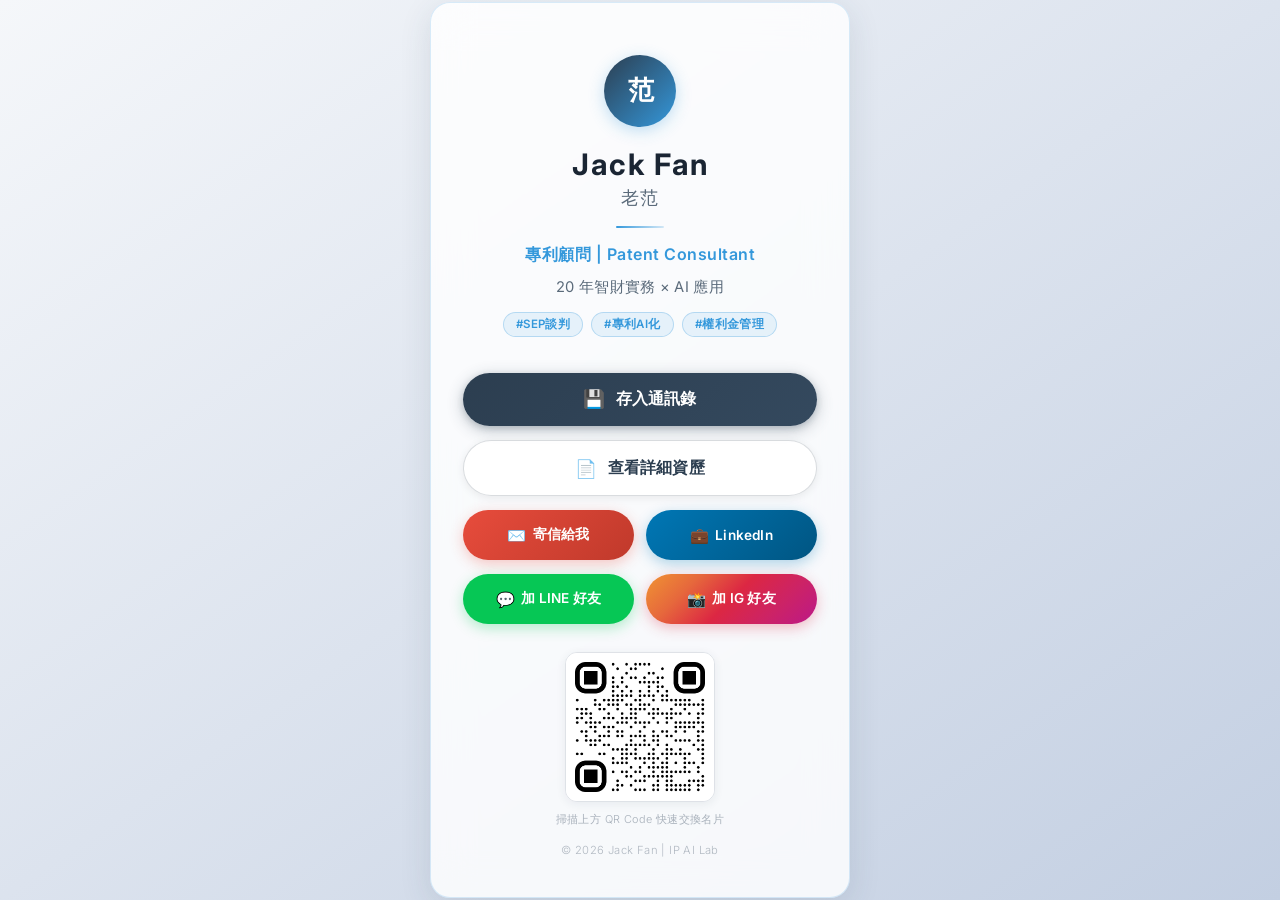
<file: card/index.html>
<!DOCTYPE html>
<html lang="zh-Hant">
<head>
    <meta charset="UTF-8">
    <meta name="viewport" content="width=device-width, initial-scale=1.0, maximum-scale=1.0">
    <title>Jack Fan | 老范 · 數位名片</title>
    <meta name="description" content="Jack Fan | 老范 — 專利顧問 | Patent Consultant。20 年智財實務 x AI應用。掃描 NFC 即可存入通訊錄。">
    <meta name="theme-color" content="#2c3e50">
    <link rel="preconnect" href="https://fonts.googleapis.com">
    <link rel="preconnect" href="https://fonts.gstatic.com" crossorigin>
    <link href="https://fonts.googleapis.com/css2?family=Inter:wght@300;400;600;700&display=swap" rel="stylesheet">
    <style>
        :root {
            --primary: #2c3e50;
            --accent: #3498db;
            --bg: #f5f7fa;
            --text-main: #1a2533;
            --text-sub: #5a6a7a;
            --card-bg: rgba(255, 255, 255, 0.82);
            --border: rgba(52, 152, 219, 0.18);
            --shadow: 0 8px 32px rgba(44, 62, 80, 0.12);
            --radius: 20px;
        }

        *, *::before, *::after {
            box-sizing: border-box;
            margin: 0;
            padding: 0;
        }

        html, body {
            height: 100%;
        }

        body {
            font-family: 'Inter', -apple-system, BlinkMacSystemFont, 'Segoe UI', sans-serif;
            background: linear-gradient(145deg, #f5f7fa 0%, #c3cfe2 100%);
            min-height: 100vh;
            display: flex;
            align-items: center;
            justify-content: center;
            padding: 24px 16px;
            -webkit-font-smoothing: antialiased;
        }

        .card {
            background: var(--card-bg);
            backdrop-filter: blur(20px);
            -webkit-backdrop-filter: blur(20px);
            border: 1px solid var(--border);
            border-radius: var(--radius);
            box-shadow: var(--shadow);
            max-width: 420px;
            width: 100%;
            padding: 52px 32px 40px;
            text-align: center;
            animation: fadeUp 0.5s cubic-bezier(0.22, 1, 0.36, 1) both;
        }

        @keyframes fadeUp {
            from {
                opacity: 0;
                transform: translateY(20px);
            }
            to {
                opacity: 1;
                transform: translateY(0);
            }
        }

        /* Avatar / Icon */
        .avatar {
            width: 72px;
            height: 72px;
            background: linear-gradient(135deg, var(--primary) 0%, var(--accent) 100%);
            border-radius: 50%;
            display: flex;
            align-items: center;
            justify-content: center;
            margin: 0 auto 20px;
            box-shadow: 0 4px 16px rgba(52, 152, 219, 0.3);
        }

        .avatar-initials {
            color: white;
            font-size: 1.6rem;
            font-weight: 700;
            letter-spacing: -1px;
        }

        /* Name */
        .name-zh {
            font-size: 1.85rem;
            font-weight: 700;
            color: var(--text-main);
            letter-spacing: 2px;
            line-height: 1.2;
        }

        .name-en {
            font-size: 1.1rem;
            font-weight: 300;
            color: var(--text-sub);
            margin-top: 4px;
            letter-spacing: 1px;
        }

        /* Divider */
        .divider {
            width: 48px;
            height: 2px;
            background: linear-gradient(90deg, var(--accent), rgba(52, 152, 219, 0.2));
            border-radius: 2px;
            margin: 16px auto;
        }

        /* Title & Tagline */
        .title {
            font-size: 1rem;
            font-weight: 600;
            color: var(--accent);
            letter-spacing: 0.5px;
        }

        .tagline {
            margin-top: 10px;
            font-size: 0.92rem;
            color: var(--text-sub);
            font-weight: 400;
            line-height: 1.5;
            letter-spacing: 0.3px;
        }

        /* CTA Buttons */
        .actions {
            margin-top: 36px;
            display: flex;
            flex-direction: column;
            gap: 14px;
        }

        .btn {
            display: flex;
            align-items: center;
            justify-content: center;
            gap: 10px;
            width: 100%;
            padding: 16px 20px;
            border-radius: 50px;
            font-size: 1rem;
            font-weight: 600;
            text-decoration: none;
            cursor: pointer;
            border: none;
            transition: transform 0.18s ease, box-shadow 0.18s ease, opacity 0.18s ease;
            -webkit-tap-highlight-color: transparent;
            letter-spacing: 0.2px;
        }

        .btn:active {
            transform: scale(0.97);
        }

        .btn-primary {
            background: linear-gradient(135deg, var(--primary) 0%, #34495e 100%);
            color: #ffffff;
            box-shadow: 0 4px 16px rgba(44, 62, 80, 0.30), 0 2px 6px rgba(44, 62, 80, 0.18);
        }

        .btn-primary:hover {
            box-shadow: 0 8px 28px rgba(44, 62, 80, 0.42), 0 3px 10px rgba(44, 62, 80, 0.22);
            opacity: 0.96;
            transform: translateY(-1px);
        }

        .btn-secondary {
            background: rgba(255, 255, 255, 0.9);
            color: var(--primary);
            border: 1.5px solid rgba(44, 62, 80, 0.18);
            box-shadow: 0 2px 8px rgba(0, 0, 0, 0.07);
        }

        .btn-secondary:hover {
            border-color: var(--primary);
            box-shadow: 0 5px 14px rgba(44, 62, 80, 0.16);
            transform: translateY(-1px);
        }

        .btn-line {
            background: #06C755;
            color: #ffffff;
            box-shadow: 0 4px 14px rgba(6, 199, 85, 0.30);
        }

        .btn-line:hover {
            box-shadow: 0 8px 24px rgba(6, 199, 85, 0.44);
            opacity: 0.96;
            transform: translateY(-1px);
        }

        .btn-ig {
            background: linear-gradient(135deg, #f09433 0%, #e6683c 25%, #dc2743 50%, #cc2366 75%, #bc1888 100%);
            color: #ffffff;
            box-shadow: 0 4px 14px rgba(220, 39, 67, 0.30);
        }

        .btn-ig:hover {
            box-shadow: 0 8px 24px rgba(220, 39, 67, 0.44);
            opacity: 0.96;
            transform: translateY(-1px);
        }

        .btn-email {
            background: linear-gradient(135deg, #e74c3c 0%, #c0392b 100%);
            color: #ffffff;
            box-shadow: 0 4px 14px rgba(231, 76, 60, 0.30);
        }

        .btn-email:hover {
            box-shadow: 0 8px 24px rgba(231, 76, 60, 0.44);
            opacity: 0.96;
            transform: translateY(-1px);
        }

        .btn-linkedin {
            background: linear-gradient(135deg, #0077b5 0%, #005582 100%);
            color: #ffffff;
            box-shadow: 0 4px 14px rgba(0, 119, 181, 0.30);
        }

        .btn-linkedin:hover {
            box-shadow: 0 8px 24px rgba(0, 119, 181, 0.44);
            opacity: 0.96;
            transform: translateY(-1px);
        }

        /* Core Tags */
        .tags {
            display: flex;
            flex-wrap: wrap;
            justify-content: center;
            gap: 8px;
            margin-top: 14px;
        }

        .tag {
            font-size: 0.72rem;
            font-weight: 600;
            color: var(--accent);
            background: rgba(52, 152, 219, 0.10);
            border: 1px solid rgba(52, 152, 219, 0.28);
            border-radius: 50px;
            padding: 4px 12px;
            letter-spacing: 0.4px;
            transition: background 0.18s ease, color 0.18s ease;
        }

        .tag:hover {
            background: rgba(52, 152, 219, 0.18);
        }

        .btn-accent {
            background: linear-gradient(135deg, var(--accent) 0%, #2980b9 100%);
            color: #ffffff;
            box-shadow: 0 4px 14px rgba(52, 152, 219, 0.3);
        }

        .btn-accent:hover {
            box-shadow: 0 8px 24px rgba(52, 152, 219, 0.44);
            opacity: 0.96;
            transform: translateY(-1px);
        }

        .btn-row {
            display: flex;
            gap: 12px;
        }

        .btn-row .btn {
            flex: 1;
            font-size: 0.85rem;
            padding: 16px 8px;
            gap: 6px;
        }

        .btn-row .btn-emoji {
            font-size: 0.95rem;
        }

        .btn-emoji {
            font-size: 1.1rem;
            line-height: 1;
        }

        /* QR Code */
        .qr-block {
            margin-top: 28px;
            display: flex;
            flex-direction: column;
            align-items: center;
            gap: 10px;
        }

        .qr-block img {
            width: 150px;
            height: 150px;
            border-radius: 12px;
            border: 1px solid rgba(44, 62, 80, 0.12);
            box-shadow: 0 2px 10px rgba(44, 62, 80, 0.08);
            display: block;
        }

        .qr-hint {
            font-size: 0.68rem;
            color: rgba(90, 106, 122, 0.5);
            letter-spacing: 0.4px;
            font-weight: 300;
        }

        /* Footer */
        .card-footer {
            margin-top: 16px;
            font-size: 0.7rem;
            color: rgba(90, 106, 122, 0.45);
            letter-spacing: 0.4px;
            font-weight: 300;
        }

        /* ── Toast 訊息 ── */
        .toast {
            position: fixed;
            bottom: 32px;
            left: 50%;
            transform: translateX(-50%) translateY(20px);
            background: rgba(30, 40, 55, 0.93);
            color: #fff;
            padding: 13px 22px;
            border-radius: 50px;
            font-size: 0.88rem;
            font-weight: 500;
            letter-spacing: 0.3px;
            box-shadow: 0 8px 28px rgba(0,0,0,0.22);
            backdrop-filter: blur(8px);
            -webkit-backdrop-filter: blur(8px);
            opacity: 0;
            pointer-events: none;
            z-index: 9999;
            white-space: nowrap;
            text-align: center;
            max-width: 90vw;
            white-space: pre-line;
            transition: opacity 0.3s ease, transform 0.3s ease;
        }
        .toast.show {
            opacity: 1;
            transform: translateX(-50%) translateY(0);
        }

        /* ── LINE Overlay ── */
        .line-overlay {
            display: none;
            position: fixed;
            inset: 0;
            background: rgba(10, 20, 35, 0.72);
            backdrop-filter: blur(6px);
            -webkit-backdrop-filter: blur(6px);
            z-index: 10000;
            align-items: center;
            justify-content: center;
            padding: 24px;
        }
        .line-overlay.visible {
            display: flex;
        }
        .line-overlay-box {
            background: #fff;
            border-radius: 20px;
            padding: 36px 28px 28px;
            max-width: 340px;
            width: 100%;
            text-align: center;
            box-shadow: 0 16px 48px rgba(0,0,0,0.25);
            animation: fadeUp 0.35s cubic-bezier(0.22,1,0.36,1) both;
        }
        .line-overlay-icon {
            font-size: 2.8rem;
            margin-bottom: 14px;
            line-height: 1;
        }
        .line-overlay-title {
            font-size: 1.05rem;
            font-weight: 700;
            color: #1a2533;
            margin-bottom: 12px;
            letter-spacing: 0.3px;
        }
        .line-overlay-body {
            font-size: 0.9rem;
            color: #4a5a6a;
            line-height: 1.7;
            margin-bottom: 24px;
        }
        .line-overlay-body strong {
            color: #06C755;
        }
        .line-overlay-close {
            display: inline-block;
            padding: 12px 32px;
            background: linear-gradient(135deg, #2c3e50, #34495e);
            color: #fff;
            border-radius: 50px;
            font-size: 0.95rem;
            font-weight: 600;
            cursor: pointer;
            border: none;
            transition: opacity 0.18s ease, transform 0.18s ease;
            letter-spacing: 0.3px;
        }
        .line-overlay-close:hover {
            opacity: 0.88;
            transform: translateY(-1px);
        }
    </style>
</head>
<body>
    <div class="card">
        <!-- Avatar -->
        <div class="avatar">
            <span class="avatar-initials">范</span>
        </div>

        <!-- Identity -->
        <div class="name-zh">Jack Fan</div>
        <div class="name-en">老范</div>

        <div class="divider"></div>

        <div class="title">專利顧問 | Patent Consultant</div>
        <div class="tagline">20 年智財實務 × AI 應用</div>

        <!-- Core Advantage Tags -->
        <div class="tags">
            <span class="tag">#SEP談判</span>
            <span class="tag">#專利AI化</span>
            <span class="tag">#權利金管理</span>
        </div>

        <!-- CTA Buttons -->
        <div class="actions">
            <button id="btn-vcf" class="btn btn-primary" type="button" onclick="handleVcfDownload()">
                <span class="btn-emoji">💾</span>存入通訊錄
            </button>
            <a id="btn-cv" class="btn btn-secondary" href="../">
                <span class="btn-emoji">📄</span>查看詳細資歷
            </a>
            <div class="btn-row">
                <a id="btn-email" class="btn btn-email" href="mailto:fanchenchun@gmail.com">
                    <span class="btn-emoji">✉️</span>寄信給我
                </a>
                <a id="btn-linkedin" class="btn btn-linkedin" href="https://www.linkedin.com/in/jack-fan-048b03228/" target="_blank" rel="noopener">
                    <span class="btn-emoji">💼</span>LinkedIn
                </a>
            </div>
            <div class="btn-row">
                <a id="btn-line" class="btn btn-line" href="https://line.me/ti/p/8HqDvmmHcE" target="_blank" rel="noopener">
                    <span class="btn-emoji">💬</span>加 LINE 好友
                </a>
                <a id="btn-ig" class="btn btn-ig" href="https://www.instagram.com/jackfan54?igsh=MW83Y2J3ZzV3ZTg2aA%3D%3D&utm_source=qr" target="_blank" rel="noopener">
                    <span class="btn-emoji">📸</span>加 IG 好友
                </a>
            </div>
        </div>

        <!-- QR Code -->
        <div class="qr-block">
            <img src="qr-code.png" alt="掃描 QR Code 以快速交換名片">
            <span class="qr-hint">掃描上方 QR Code 快速交換名片</span>
        </div>

        <div class="card-footer">© 2026 Jack Fan | IP AI Lab</div>
    </div>

    <!-- LINE 限制提示 Overlay -->
    <div class="line-overlay" id="line-overlay" role="dialog" aria-modal="true" aria-label="LINE 瀏覽器提示">
        <div class="line-overlay-box">
            <div class="line-overlay-icon">💬</div>
            <div class="line-overlay-title">請在外部瀏覽器開啟</div>
            <div class="line-overlay-body">
                因 LINE 限制下載功能，<br>
                請點擊右上角 <strong>「⋯」</strong> 並選擇<br>
                <strong>「在瀏覽器中開啟」</strong>，<br>即可正常存入通訊錄。
            </div>
            <button class="line-overlay-close" onclick="closeLineOverlay()">我知道了</button>
        </div>
    </div>

    <!-- Toast -->
    <div class="toast" id="toast" role="status" aria-live="polite"></div>

    <script>
        /* ────────────────────────────────
           環境偵測
        ──────────────────────────────── */
        function isLineBrowser() {
            return /Line\/[\d.]+/i.test(navigator.userAgent);
        }
        function isAndroid() {
            return /Android/i.test(navigator.userAgent);
        }
        function isIOS() {
            return /iP(hone|ad|od)/i.test(navigator.userAgent);
        }

        /* ────────────────────────────────
           Toast 工具
        ──────────────────────────────── */
        let toastTimer = null;
        function showToast(msg, duration) {
            duration = duration || 3000;
            const el = document.getElementById('toast');
            el.textContent = msg;
            el.classList.add('show');
            clearTimeout(toastTimer);
            toastTimer = setTimeout(function () {
                el.classList.remove('show');
            }, duration);
        }

        /* ────────────────────────────────
           LINE Overlay
        ──────────────────────────────── */
        function showLineOverlay() {
            document.getElementById('line-overlay').classList.add('visible');
        }
        function closeLineOverlay() {
            document.getElementById('line-overlay').classList.remove('visible');
        }
        // 點擊遮罩背景也可關閉
        document.getElementById('line-overlay').addEventListener('click', function (e) {
            if (e.target === this) closeLineOverlay();
        });

        /* ────────────────────────────────
           vCard 內容
        ──────────────────────────────── */
        var VCARD_CONTENT = [
            'BEGIN:VCARD',
            'VERSION:3.0',
            'FN:Jack Fan',
            'N:Fan;Jack;;;',
            'NICKNAME:老范',
            'ORG:IP AI Lab',
            'TITLE:專利顧問 | Patent Consultant',
            'TEL;TYPE=CELL:',
            'EMAIL;TYPE=WORK:fanchenchun@gmail.com',
            'URL:https://fanchenchun.github.io/cv/',
            'NOTE:20 年智財實務 × AI 應用 | SEP談判 | 專利AI化 | 權利金管理',
            'END:VCARD'
        ].join('\r\n');

        /* ────────────────────────────────
           主下載邏輯
        ──────────────────────────────── */
        function handleVcfDownload() {
            // 1. LINE 瀏覽器：顯示引導 Overlay，不執行下載
            if (isLineBrowser()) {
                showLineOverlay();
                return;
            }

            // 2. iOS（Safari）：直接用 data URI，iOS 會詢問加入通訊錄
            if (isIOS()) {
                showToast('正在生成通訊錄檔案...');
                var dataUri = 'data:text/vcard;charset=utf-8,' + encodeURIComponent(VCARD_CONTENT);
                window.location.href = dataUri;
                return;
            }

            // 3. Android 及其他桌面瀏覽器：Blob + Object URL（相容性最強）
            try {
                var toastMsg = '正在生成通訊錄檔案...';
                if (isAndroid()) {
                    toastMsg = '正在生成通訊錄檔案...\n請於下載完成後點擊檔案開啟。';
                }
                showToast(toastMsg, 4500);

                var blob = new Blob([VCARD_CONTENT], { type: 'text/vcard;charset=utf-8' });
                var url = window.URL.createObjectURL(blob);
                var link = document.createElement('a');
                link.href = url;
                link.download = 'JackFan.vcf';
                document.body.appendChild(link);
                link.click();
                document.body.removeChild(link);
                setTimeout(function () { window.URL.revokeObjectURL(url); }, 100);
            } catch (err) {
                // Fallback：若 Blob 不支援，改用靜態 vcf 檔案
                showToast('正在下載...');
                var fallback = document.createElement('a');
                fallback.href = 'jack_fan.vcf';
                fallback.download = 'JackFan.vcf';
                document.body.appendChild(fallback);
                fallback.click();
                document.body.removeChild(fallback);
            }
        }
    </script>
</body>
</html>
</file>
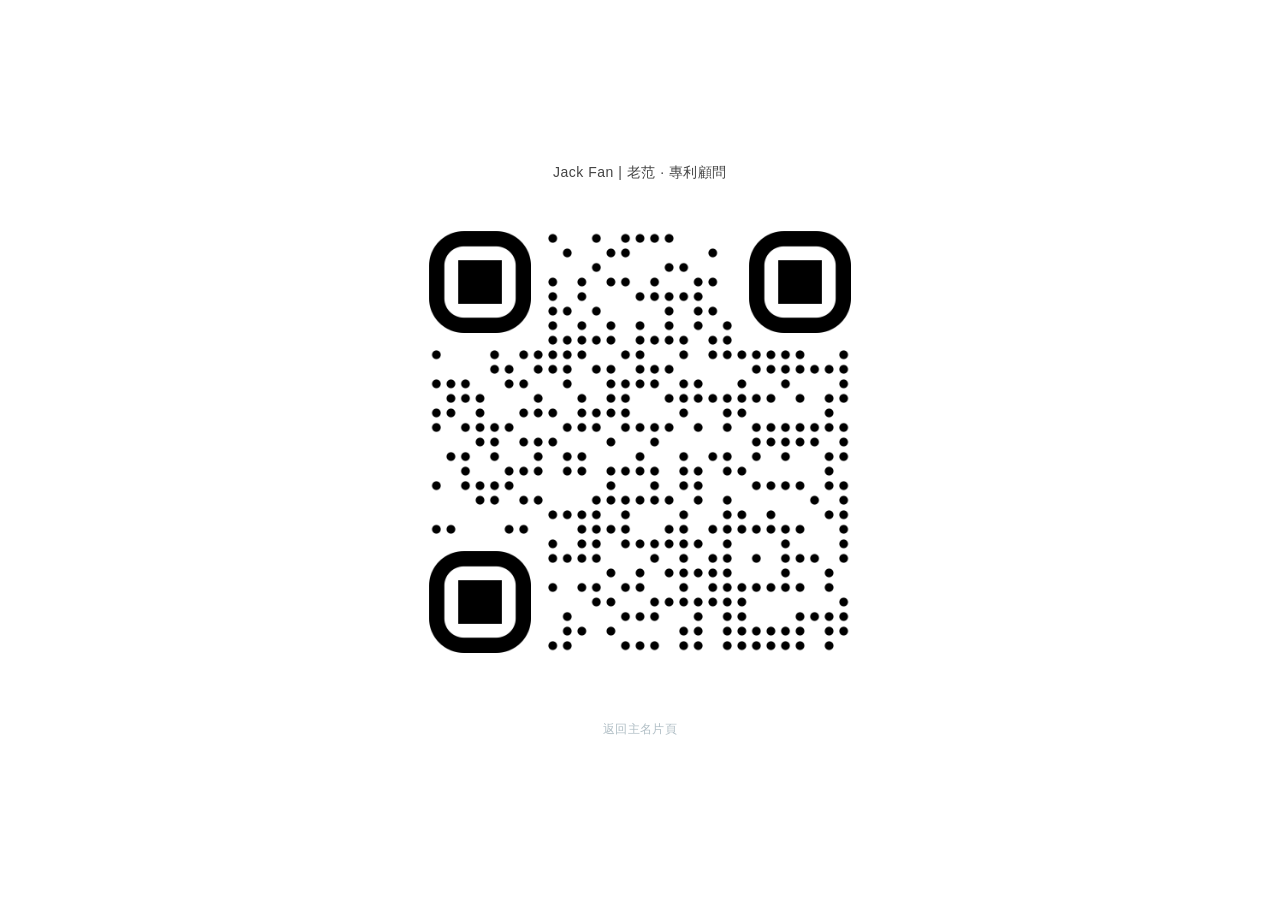
<file: card/qr.html>
<!DOCTYPE html>
<html lang="zh-Hant">
<head>
    <meta charset="UTF-8">
    <meta name="viewport" content="width=device-width, initial-scale=1.0, maximum-scale=1.0">
    <title>Jack Fan | 老范 · QR Code</title>
    <style>
        *, *::before, *::after {
            box-sizing: border-box;
            margin: 0;
            padding: 0;
        }

        html, body {
            width: 100%;
            height: 100%;
            overflow: hidden;
        }

        body {
            background: #ffffff;
            display: flex;
            flex-direction: column;
            align-items: center;
            justify-content: center;
            font-family: -apple-system, BlinkMacSystemFont, 'Segoe UI', sans-serif;
            gap: 0;
        }

        .identity {
            font-size: 14px;
            color: #444444;
            letter-spacing: 0.5px;
            margin-bottom: 20px;
            text-align: center;
        }

        .qr-img {
            width: 85vw;
            max-width: 480px;
            display: block;
        }

        .back-link {
            margin-top: 40px;
            font-size: 0.72rem;
            color: #b0bec5;
            text-decoration: none;
            letter-spacing: 0.3px;
        }

        .back-link:hover {
            color: #78909c;
        }
    </style>
</head>
<body>
    <p class="identity">Jack Fan | 老范 · 專利顧問</p>
    <img class="qr-img" src="qr-code.png" alt="Jack Fan | 老范 QR Code">
    <a class="back-link" href="./index.html">返回主名片頁</a>
</body>
</html>
</file>
